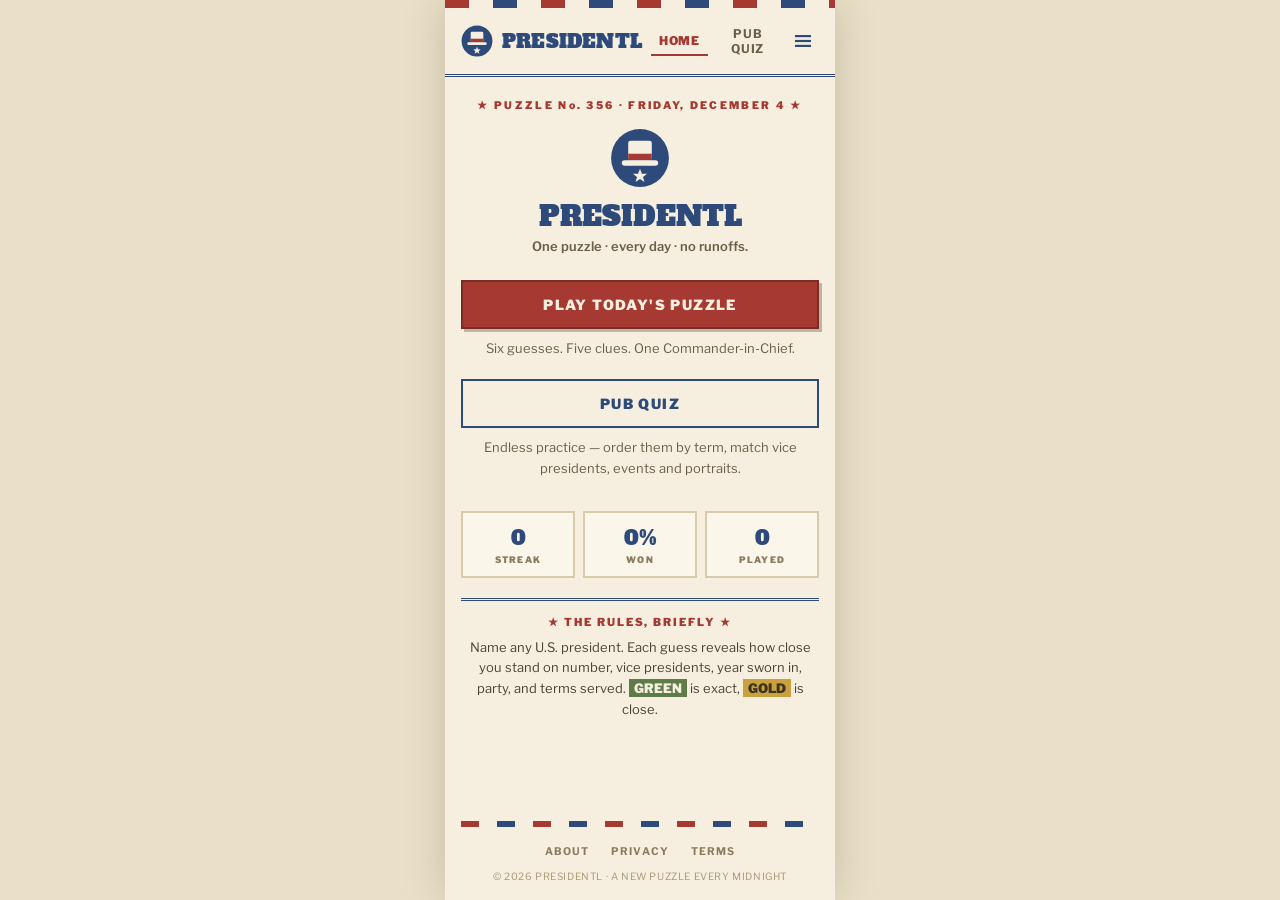
<file: index.html>
<!DOCTYPE html>
<html lang="en">
<head>
<meta charset="utf-8">
<meta name="viewport" content="width=device-width, initial-scale=1, viewport-fit=cover, maximum-scale=1, user-scalable=no">
<meta name="apple-mobile-web-app-capable" content="yes">
<meta name="apple-mobile-web-app-status-bar-style" content="black-translucent">
<meta name="apple-mobile-web-app-title" content="Presidentl">
<meta name="theme-color" content="#F6EFDF">
<title>Presidentl — the daily presidential guessing game</title>
<meta name="description" content="Guess today's U.S. president in six guesses. Each guess reveals how close you are on number, vice presidents, year sworn in, party and terms served. A new puzzle every midnight — free, no account.">
<link rel="canonical" href="https://presidentl.app/">
<meta name="author" content="Keystone Dynamic">

<link rel="icon" href="/favicon.ico" sizes="any">
<link rel="icon" type="image/png" sizes="32x32" href="/favicon-32.png">
<link rel="apple-touch-icon" href="/icon-180.png">
<link rel="manifest" href="/manifest.webmanifest">

<meta property="og:type" content="website">
<meta property="og:site_name" content="Presidentl">
<meta property="og:url" content="https://presidentl.app/">
<meta property="og:title" content="Presidentl — the daily presidential guessing game">
<meta property="og:description" content="Six guesses. Five clues. One Commander-in-Chief. A new puzzle every midnight — free, no account.">
<meta property="og:image" content="https://presidentl.app/og.png">
<meta property="og:image:width" content="1200">
<meta property="og:image:height" content="630">
<meta property="og:image:alt" content="Presidentl — guess today's president">
<meta name="twitter:card" content="summary_large_image">
<meta name="twitter:title" content="Presidentl — the daily presidential guessing game">
<meta name="twitter:description" content="Six guesses. Five clues. One Commander-in-Chief. A new puzzle every midnight.">
<meta name="twitter:image" content="https://presidentl.app/og.png">
<link rel="preconnect" href="https://fonts.googleapis.com">
<link rel="preconnect" href="https://fonts.gstatic.com" crossorigin>
<link href="https://fonts.googleapis.com/css2?family=Alfa+Slab+One&family=Libre+Franklin:wght@400;600;700;900&display=swap" rel="stylesheet">
<style>
  :root{
    --paper:#F6EFDF; --paper-2:#FBF6EA; --paper-3:#EAE0C8;
    --blue:#2E4A7A; --red:#A63A32; --red-dk:#7C2B25;
    --gold:#C9A23F; --green:#5E7C4A;
    --ink:#3D3320; --ink-2:#4A4232; --ink-3:#6B5E48; --ink-4:#8A7B5C; --ink-5:#A99A78;
    --rule:#D8CBAC;
    --display:'Alfa Slab One', Georgia, serif;
    --text:'Libre Franklin', -apple-system, BlinkMacSystemFont, 'Segoe UI', Roboto, Helvetica, Arial, sans-serif;
    --safe-bot:env(safe-area-inset-bottom);
  }
  *{box-sizing:border-box; -webkit-tap-highlight-color:transparent;}
  html,body{margin:0;min-height:100%;}
  body{font-family:var(--text);background:var(--paper-3);color:var(--ink-2);
    touch-action:manipulation;-webkit-font-smoothing:antialiased;}
  #app{max-width:390px;margin:0 auto;min-height:100vh;background:var(--paper);
    display:flex;flex-direction:column;box-shadow:0 0 40px rgba(61,51,32,.2);}
  a{color:var(--blue);} a:hover{color:var(--red);}

  /* Chrome */
  .bunting{height:8px;flex:none;
    background:repeating-linear-gradient(90deg,var(--red) 0 24px,var(--paper) 24px 48px,var(--blue) 48px 72px,var(--paper) 72px 96px);}
  .bunting.sm{height:6px;margin-bottom:14px;
    background:repeating-linear-gradient(90deg,var(--red) 0 18px,var(--paper) 18px 36px,var(--blue) 36px 54px,var(--paper) 54px 72px);}
  .hdr{display:flex;align-items:center;gap:9px;padding:12px 16px;border-bottom:3px double var(--blue);position:relative;}
  .wordmark{font-family:var(--display);font-size:19px;color:var(--blue);letter-spacing:.01em;font-weight:400;}
  .tabs{display:flex;gap:2px;margin-left:auto;align-items:center;}
  .tab{font-size:12px;font-weight:700;letter-spacing:.06em;color:var(--ink-3);padding:6px 8px;
    background:none;border:none;cursor:pointer;font-family:var(--text);}
  .tab.active{color:var(--red);font-weight:900;border-bottom:2px solid var(--red);}
  .burger{width:34px;height:34px;display:grid;place-items:center;background:none;border:none;cursor:pointer;padding:0;}
  .menu{position:absolute;top:calc(100% + 8px);right:12px;background:var(--paper-2);border:2px solid var(--blue);
    box-shadow:4px 4px 0 rgba(46,74,122,.25);padding:4px;display:flex;flex-direction:column;min-width:150px;z-index:30;}
  .menu button{font-size:12px;font-weight:700;letter-spacing:.08em;color:var(--blue);padding:12px;min-height:44px;
    border:none;background:none;text-align:left;border-bottom:1px dashed var(--rule);cursor:pointer;font-family:var(--text);}
  .menu button:last-child{border-bottom:none;}

  /* Masthead */
  .masthead{text-align:center;padding:22px 20px 4px;}
  .kicker{font-size:10.5px;font-weight:900;letter-spacing:.22em;color:var(--red);}
  .hero{font-family:var(--display);font-size:26px;color:var(--blue);margin-top:6px;line-height:1.15;font-weight:400;}
  .tagline{font-size:13px;font-weight:600;color:var(--ink-3);margin-top:6px;}
  h1{font-family:var(--display);font-size:26px;color:var(--blue);margin:.15em 0;font-weight:400;line-height:1.2;}
  h2{font-family:var(--display);font-size:20px;color:var(--blue);margin:.15em 0 .3em;font-weight:400;}
  .muted{color:var(--ink-3);font-size:13px;line-height:1.6;}
  .center{text-align:center;} .hide{display:none!important;}
  .sect{padding:16px;}
  .stripe{border-top:3px double var(--blue);margin:16px 0;}
  .grid{display:grid;gap:10px;}
  .prose{font-size:13px;color:var(--ink-2);line-height:1.7;}
  .prose p{margin:0 0 12px;}

  /* Board */
  .board{padding:16px 16px 8px;display:flex;flex-direction:column;gap:6px;}
  .cells{display:grid;grid-template-columns:repeat(5,1fr);gap:5px;}
  .cells.labels>div{font-size:9px;font-weight:900;letter-spacing:.1em;color:var(--ink-4);text-align:center;}
  .cell{height:44px;display:grid;place-items:center;font-weight:900;font-size:12px;line-height:1.1;
    background:var(--paper-3);color:var(--ink-4);animation:flip .35s ease both;text-align:center;padding:2px;}
  .cell.g{background:var(--green);color:var(--paper);}
  .cell.y{background:var(--gold);color:var(--ink);}
  .cell.n{background:var(--paper-3);color:var(--ink-4);}
  .cellEmpty{height:44px;border:1.5px dashed var(--rule);}
  @keyframes flip{from{transform:rotateX(-90deg);opacity:0}to{transform:rotateX(0);opacity:1}}
  .guessRow{border:2px solid var(--blue);background:var(--paper-2);padding:8px;box-shadow:3px 3px 0 rgba(46,74,122,.15);}
  .gName{display:flex;align-items:center;gap:8px;margin-bottom:7px;font-size:13px;font-weight:900;
    color:var(--ink);letter-spacing:.03em;text-transform:uppercase;}
  .gName .num{margin-left:auto;font-size:11px;font-weight:700;color:var(--ink-4);text-transform:none;}

  /* Portraits — square, letterpress framed */
  .avatar{flex:none;border:1.5px solid var(--blue);background-color:var(--paper-3);
    background-size:cover;background-position:center top;display:grid;place-items:center;
    color:var(--blue);font-family:var(--display);overflow:hidden;}
  .avatar span{font-size:11px;font-weight:400;}
  .avatar.big{width:150px;height:150px;margin:8px auto;border:2px solid var(--blue);}
  .avatar.big span{font-size:44px;}

  /* Input */
  .searchWrap{position:relative;padding:8px 16px 4px;}
  .searchInput{width:100%;padding:14px 12px;border:2px solid var(--blue);background:var(--paper-2);
    color:var(--ink);font-size:16px;font-weight:700;font-family:var(--text);outline:none;}
  .searchInput::placeholder{color:var(--ink-5);}
  .searchInput:focus{border-color:var(--red);}
  .sugg{position:absolute;left:16px;right:16px;top:calc(100% - 4px);background:var(--paper-2);
    border:2px solid var(--blue);box-shadow:4px 4px 0 rgba(46,74,122,.25);max-height:250px;overflow:auto;z-index:25;}
  .sugg button{width:100%;text-align:left;background:none;border:none;border-bottom:1px dashed var(--rule);
    color:var(--ink);padding:10px 12px;font-size:14px;font-weight:700;display:flex;align-items:center;gap:9px;
    font-family:var(--text);min-height:44px;cursor:pointer;}
  .sugg button:last-child{border-bottom:none;}

  /* Buttons */
  .btn{width:100%;background:var(--red);color:var(--paper);border:2px solid var(--red-dk);padding:14px;
    text-align:center;font-weight:900;font-size:14px;letter-spacing:.1em;text-transform:uppercase;
    box-shadow:3px 3px 0 rgba(61,51,32,.3);cursor:pointer;font-family:var(--text);min-height:48px;}
  .btn:active{transform:translate(2px,2px);box-shadow:none;}
  .btn.secondary{background:transparent;border:2px solid var(--blue);color:var(--blue);box-shadow:none;}
  .btn:disabled{opacity:.45;}

  /* Stat pills */
  .row{display:flex;gap:8px;padding:16px 16px 4px;}
  .pill{flex:1;border:2px solid var(--rule);background:var(--paper-2);padding:11px 8px;text-align:center;}
  .pill b{display:block;font-family:var(--display);font-size:20px;color:var(--blue);font-weight:400;}
  .pill span{display:block;font-size:9px;font-weight:900;letter-spacing:.12em;color:var(--ink-4);margin-top:2px;}

  /* Quiz */
  .prompt{font-family:var(--display);font-size:18px;color:var(--blue);margin:4px 0 6px;line-height:1.3;font-weight:400;}
  .subprompt{font-size:9.5px;font-weight:900;letter-spacing:.18em;color:var(--red);text-transform:uppercase;margin-bottom:12px;}
  .opts{display:grid;gap:8px;}
  .opt{width:100%;text-align:left;background:var(--paper-2);border:2px solid var(--blue);color:var(--ink);
    padding:13px;font-size:14px;font-weight:700;cursor:pointer;font-family:var(--text);min-height:48px;
    box-shadow:2px 2px 0 rgba(46,74,122,.12);}
  .opt:active{transform:translate(2px,2px);box-shadow:none;}
  .opt.correct{background:var(--green);color:var(--paper);border-color:#47603a;}
  .opt.wrong{background:var(--red);color:var(--paper);border-color:var(--red-dk);}
  .opt.dim{opacity:.4;}
  .card{border:2px solid var(--blue);background:var(--paper-2);padding:14px;margin:16px;
    box-shadow:3px 3px 0 rgba(46,74,122,.15);}
  .fact{border:2px solid var(--rule);background:var(--paper-2);padding:11px;font-size:12.5px;color:var(--ink-2);
    line-height:1.55;margin-top:10px;}
  .fact b{color:var(--ink);font-weight:900;}
  .result-big{font-family:var(--display);font-size:44px;color:var(--blue);text-align:center;font-weight:400;}
  .progress{display:flex;gap:5px;margin:0 0 12px;}
  .progress .dot{flex:1;height:5px;background:var(--rule);}
  .progress .dot.on{background:var(--red);}
  .progress .dot.done{background:var(--green);}

  /* How to play */
  .howto{margin:16px 16px 0;border-top:3px double var(--blue);padding-top:14px;}
  .howto .h{font-size:11px;font-weight:900;letter-spacing:.18em;color:var(--red);text-align:center;}
  .howto p{font-size:13px;color:var(--ink-2);line-height:1.6;margin:8px 0 0;text-align:center;}
  .chip{font-weight:900;padding:1px 5px;}
  .chip.g{background:var(--green);color:var(--paper);}
  .chip.y{background:var(--gold);color:var(--ink);}

  /* Distribution (stats) */
  .dist{display:flex;align-items:center;gap:8px;margin:5px 0;font-size:11px;font-weight:900;color:var(--ink-4);}
  .dist .bar{height:20px;background:var(--blue);color:var(--paper);display:grid;place-items:center;
    font-size:10px;font-weight:900;min-width:22px;padding:0 5px;}
  .dist .bar.hi{background:var(--red);}

  .toast{position:fixed;left:50%;bottom:calc(20px + var(--safe-bot));transform:translateX(-50%);
    background:var(--blue);color:var(--paper);border:2px solid var(--ink);padding:10px 16px;
    font-size:12px;font-weight:900;letter-spacing:.08em;text-transform:uppercase;z-index:50;opacity:0;
    transition:opacity .25s;box-shadow:3px 3px 0 rgba(61,51,32,.3);}
  .toast.show{opacity:1;}
  a.link{color:var(--blue);text-decoration:none;font-weight:900;}
  .wlink{color:inherit;text-decoration:none;border-bottom:1px dotted var(--ink-4);}
  .wmore{display:inline-block;margin-top:6px;color:var(--blue);text-decoration:none;font-weight:900;
    font-size:10.5px;letter-spacing:.08em;text-transform:uppercase;}
  .wmore:hover{color:var(--red);}
  a.avlink{display:inline-flex;text-decoration:none;flex:none;}
  .foot{padding:12px 16px 0;text-align:center;color:var(--ink-4);font-size:9.5px;font-weight:900;
    letter-spacing:.12em;text-transform:uppercase;}

  /* Mode buttons (pub quiz) */
  .mode-btn{width:100%;text-align:left;border:2px solid var(--blue);background:var(--paper-2);padding:13px;
    display:flex;align-items:center;gap:11px;cursor:pointer;box-shadow:3px 3px 0 rgba(46,74,122,.15);font-family:var(--text);}
  .mode-btn:active{transform:translate(2px,2px);box-shadow:none;}
  .mode-btn>div{font-size:13px;font-weight:900;color:var(--ink);letter-spacing:.05em;text-transform:uppercase;}
  .mode-btn small{display:block;font-weight:600;color:var(--ink-3);font-size:11.5px;margin-top:3px;
    text-transform:none;letter-spacing:0;}
  .mode-ico{width:34px;height:34px;border:1.5px solid var(--blue);background:var(--paper-3);
    display:grid;place-items:center;font-size:16px;flex:none;}
  .mode-daily{border-left:6px solid var(--red);}
  .mode-quiz{border-left:6px solid var(--blue);}

  /* Sort list (pub quiz) */
  .sortlist{list-style:none;padding:0;margin:12px 0;position:relative;}
  .sortItem{background:var(--paper-2);border:2px solid var(--blue);padding:10px;margin:6px 0;
    display:flex;align-items:center;gap:10px;font-weight:700;font-size:14px;color:var(--ink);
    touch-action:none;user-select:none;box-shadow:2px 2px 0 rgba(46,74,122,.12);}
  .sortItem .rank{width:26px;height:26px;background:var(--blue);color:var(--paper);
    display:grid;place-items:center;font-size:12px;font-weight:900;flex:none;}
  .sortItem .grip{margin-left:auto;color:var(--ink-4);font-size:16px;letter-spacing:-2px;}
  .sortItem.dragging{box-shadow:4px 4px 0 rgba(46,74,122,.3);z-index:5;}
  .sortItem.correct{border-color:var(--green);background:#e9eede;}
  .sortItem.wrong{border-color:var(--red);background:#f2e2df;}
  .sortItem .yr{color:var(--ink-4);font-weight:900;font-size:12px;}
  .seg{display:flex;border:2px solid var(--blue);margin:10px 0;}
  .seg button{flex:1;background:none;border:none;color:var(--ink-3);padding:10px;font-weight:900;font-size:12px;}
  .seg button.active{background:var(--red);color:var(--paper);}

  /* Page footer */
  .pgfoot{margin-top:auto;padding:22px 16px calc(18px + var(--safe-bot));text-align:center;}
  .pgfoot .links{display:flex;gap:14px;justify-content:center;}
  .pgfoot .links button{background:none;border:none;color:var(--ink-4);font-family:var(--text);
    font-size:10.5px;font-weight:700;letter-spacing:.1em;cursor:pointer;padding:4px;}
  .pgfoot .links button:hover{color:var(--red);}
  .pgfoot .copy{font-size:10px;color:var(--ink-5);margin-top:8px;letter-spacing:.06em;}
</style>
</head>
<body>
<div id="app"></div>
<div class="toast" id="toast"></div>

<script>
/* ============================================================
   DATA — 47 U.S. Presidents
   Cleveland counted twice (22 & 24); term = first inauguration.
   ============================================================ */
const P = [
 {n:1,name:"George Washington",start:1789,end:1797,party:"None / Federalist",vp:"John Adams",event:"Presided over the first federal government and put down the Whiskey Rebellion."},
 {n:2,name:"John Adams",start:1797,end:1801,party:"Federalist",vp:"Thomas Jefferson",event:"Signed the Alien and Sedition Acts amid the Quasi-War with France."},
 {n:3,name:"Thomas Jefferson",start:1801,end:1809,party:"Democratic-Republican",vp:"Aaron Burr; George Clinton",event:"Completed the Louisiana Purchase (1803), doubling the nation's size."},
 {n:4,name:"James Madison",start:1809,end:1817,party:"Democratic-Republican",vp:"George Clinton; Elbridge Gerry",event:"Led the country through the War of 1812."},
 {n:5,name:"James Monroe",start:1817,end:1825,party:"Democratic-Republican",vp:"Daniel D. Tompkins",event:"Issued the Monroe Doctrine (1823)."},
 {n:6,name:"John Quincy Adams",start:1825,end:1829,party:"Democratic-Republican",vp:"John C. Calhoun",event:"Won the contested 'corrupt bargain' election of 1824."},
 {n:7,name:"Andrew Jackson",start:1829,end:1837,party:"Democratic",vp:"John C. Calhoun; Martin Van Buren",event:"Signed the Indian Removal Act and fought the Bank War."},
 {n:8,name:"Martin Van Buren",start:1837,end:1841,party:"Democratic",vp:"Richard M. Johnson",event:"Presided during the Panic of 1837."},
 {n:9,name:"William Henry Harrison",start:1841,end:1841,party:"Whig",vp:"John Tyler",event:"Died of illness just 31 days into his term — the shortest presidency."},
 {n:10,name:"John Tyler",start:1841,end:1845,party:"Whig / None",vp:"—",event:"First VP to succeed to the presidency; annexed Texas."},
 {n:11,name:"James K. Polk",start:1845,end:1849,party:"Democratic",vp:"George M. Dallas",event:"Won the Mexican–American War, adding the Southwest and California."},
 {n:12,name:"Zachary Taylor",start:1849,end:1850,party:"Whig",vp:"Millard Fillmore",event:"Died in office in 1850 during the slavery-in-territories crisis."},
 {n:13,name:"Millard Fillmore",start:1850,end:1853,party:"Whig",vp:"—",event:"Signed the Compromise of 1850, including the Fugitive Slave Act."},
 {n:14,name:"Franklin Pierce",start:1853,end:1857,party:"Democratic",vp:"William R. King",event:"Signed the Kansas–Nebraska Act, reigniting the slavery conflict."},
 {n:15,name:"James Buchanan",start:1857,end:1861,party:"Democratic",vp:"John C. Breckinridge",event:"Watched Southern states begin to secede before the Civil War."},
 {n:16,name:"Abraham Lincoln",start:1861,end:1865,party:"Republican",vp:"Hannibal Hamlin; Andrew Johnson",event:"Led the Union through the Civil War and issued the Emancipation Proclamation."},
 {n:17,name:"Andrew Johnson",start:1865,end:1869,party:"National Union / Democratic",vp:"—",event:"Clashed over Reconstruction and was impeached in 1868 (acquitted by one vote)."},
 {n:18,name:"Ulysses S. Grant",start:1869,end:1877,party:"Republican",vp:"Schuyler Colfax; Henry Wilson",event:"Enforced Reconstruction and fought the Ku Klux Klan."},
 {n:19,name:"Rutherford B. Hayes",start:1877,end:1881,party:"Republican",vp:"William A. Wheeler",event:"The Compromise of 1877 ended Reconstruction and withdrew federal troops."},
 {n:20,name:"James A. Garfield",start:1881,end:1881,party:"Republican",vp:"Chester A. Arthur",event:"Assassinated months into his term in 1881."},
 {n:21,name:"Chester A. Arthur",start:1881,end:1885,party:"Republican",vp:"—",event:"Signed the Pendleton Civil Service Reform Act."},
 {n:22,name:"Grover Cleveland",start:1885,end:1889,party:"Democratic",vp:"Thomas A. Hendricks",event:"First term of the only president to serve two non-consecutive terms."},
 {n:23,name:"Benjamin Harrison",start:1889,end:1893,party:"Republican",vp:"Levi P. Morton",event:"Signed the Sherman Antitrust Act (1890)."},
 {n:24,name:"Grover Cleveland",start:1893,end:1897,party:"Democratic",vp:"Adlai Stevenson I",event:"Second, non-consecutive term; faced the Panic of 1893."},
 {n:25,name:"William McKinley",start:1897,end:1901,party:"Republican",vp:"Garret Hobart; Theodore Roosevelt",event:"Won the Spanish–American War (1898); assassinated in 1901."},
 {n:26,name:"Theodore Roosevelt",start:1901,end:1909,party:"Republican",vp:"Charles W. Fairbanks",event:"Began the Panama Canal and 'trust-busting' of monopolies."},
 {n:27,name:"William Howard Taft",start:1909,end:1913,party:"Republican",vp:"James S. Sherman",event:"Pursued 'Dollar Diplomacy' and antitrust suits; later Chief Justice."},
 {n:28,name:"Woodrow Wilson",start:1913,end:1921,party:"Democratic",vp:"Thomas R. Marshall",event:"Led the U.S. through World War I and proposed the League of Nations."},
 {n:29,name:"Warren G. Harding",start:1921,end:1923,party:"Republican",vp:"Calvin Coolidge",event:"Administration marred by the Teapot Dome scandal; died in office 1923."},
 {n:30,name:"Calvin Coolidge",start:1923,end:1929,party:"Republican",vp:"Charles G. Dawes",event:"Presided over the prosperity of the Roaring Twenties."},
 {n:31,name:"Herbert Hoover",start:1929,end:1933,party:"Republican",vp:"Charles Curtis",event:"The Great Depression began months into his term (1929)."},
 {n:32,name:"Franklin D. Roosevelt",start:1933,end:1945,party:"Democratic",vp:"John Nance Garner; Henry Wallace; Harry Truman",event:"Launched the New Deal and led the U.S. through most of World War II."},
 {n:33,name:"Harry S. Truman",start:1945,end:1953,party:"Democratic",vp:"Alben W. Barkley",event:"Ordered the atomic bombings and began the Cold War containment policy."},
 {n:34,name:"Dwight D. Eisenhower",start:1953,end:1961,party:"Republican",vp:"Richard Nixon",event:"Created the Interstate Highway System and ended the Korean War."},
 {n:35,name:"John F. Kennedy",start:1961,end:1963,party:"Democratic",vp:"Lyndon B. Johnson",event:"Navigated the Cuban Missile Crisis; assassinated in Dallas in 1963."},
 {n:36,name:"Lyndon B. Johnson",start:1963,end:1969,party:"Democratic",vp:"Hubert Humphrey",event:"Signed the Civil Rights Act and launched the Great Society."},
 {n:37,name:"Richard Nixon",start:1969,end:1974,party:"Republican",vp:"Spiro Agnew; Gerald Ford",event:"Opened relations with China; resigned in 1974 over Watergate."},
 {n:38,name:"Gerald Ford",start:1974,end:1977,party:"Republican",vp:"Nelson Rockefeller",event:"Only unelected president; pardoned Richard Nixon."},
 {n:39,name:"Jimmy Carter",start:1977,end:1981,party:"Democratic",vp:"Walter Mondale",event:"Brokered the Camp David Accords; faced the Iran hostage crisis."},
 {n:40,name:"Ronald Reagan",start:1981,end:1989,party:"Republican",vp:"George H. W. Bush",event:"Cut taxes and presided over the late Cold War thaw with the USSR."},
 {n:41,name:"George H. W. Bush",start:1989,end:1993,party:"Republican",vp:"Dan Quayle",event:"Led the Gulf War coalition as the Soviet Union collapsed."},
 {n:42,name:"Bill Clinton",start:1993,end:2001,party:"Democratic",vp:"Al Gore",event:"Presided over a 1990s economic boom; impeached in 1998 (acquitted)."},
 {n:43,name:"George W. Bush",start:2001,end:2009,party:"Republican",vp:"Dick Cheney",event:"Responded to the 9/11 attacks and launched the War on Terror."},
 {n:44,name:"Barack Obama",start:2009,end:2017,party:"Democratic",vp:"Joe Biden",event:"First Black president; signed the Affordable Care Act."},
 {n:45,name:"Donald Trump",start:2017,end:2021,party:"Republican",vp:"Mike Pence",event:"First term; the COVID-19 pandemic struck in 2020."},
 {n:46,name:"Joe Biden",start:2021,end:2025,party:"Democratic",vp:"Kamala Harris",event:"Signed the Inflation Reduction Act and major infrastructure law."},
 {n:47,name:"Donald Trump",start:2025,end:null,party:"Republican",vp:"JD Vance",event:"Returned for a second, non-consecutive term in 2025."}
];
const termLabel = p => p.end ? (p.start+"–"+p.end) : (p.start+"–present");

/* Display name — presidents who served non-consecutive terms (Cleveland 22/24,
   Trump 45/47) get a (1)/(2) suffix so their two presidencies are distinguishable.
   p.name stays clean for Wikipedia lookups and portrait matching. */
(function(){
  const counts={},seen={};
  P.forEach(p=>counts[p.name]=(counts[p.name]||0)+1);
  P.forEach(p=>{
    if(counts[p.name]>1){seen[p.name]=(seen[p.name]||0)+1;p.disp=p.name+" ("+seen[p.name]+")";}
    else p.disp=p.name;
  });
})();

/* ============================================================
   PORTRAITS
   Cascade: local images/<n>.jpg  ->  Wikipedia portrait  ->  monogram
   Runs in the user's browser (needs internet only for the Wikipedia fallback).
   ============================================================ */
const wikiThumb={}; // name -> resolved url (or null)
function initials(name){
  const parts=name.replace(/[.,]/g,"").split(" ").filter(w=>w.length>1||/[A-Z]/.test(w));
  return (parts[0][0]+parts[parts.length-1][0]).toUpperCase();
}
function loadWikiThumb(name,size){
  if(name in wikiThumb) return Promise.resolve(wikiThumb[name]);
  const url="https://en.wikipedia.org/api/rest_v1/page/summary/"+encodeURIComponent(name.replace(/ /g,"_"));
  return fetch(url).then(r=>r.json()).then(j=>{
    let src=(j.originalimage&&j.originalimage.source)||(j.thumbnail&&j.thumbnail.source)||null;
    if(src&&size){ src=src.replace(/\/\d+px-/,"/"+size+"px-"); }
    wikiThumb[name]=src; return src;
  }).catch(()=>{wikiThumb[name]=null;return null;});
}
function setBg(node,url){ node.style.backgroundImage=`url("${url}")`; const s=node.querySelector("span"); if(s)s.style.display="none"; }
// Build an avatar node; fills with a picture asynchronously, keeps monogram until/unless one loads.
function avatar(p,size,extraClass){
  const px=size||44;
  const node=el(`<div class="avatar ${extraClass||''}" style="width:${px}px;height:${px}px"><span>${initials(p.name)}</span></div>`);
  const wikiSize=Math.max(160,px*2);
  // 1) try a local file first
  const probe=new Image();
  probe.onload=()=>setBg(node,probe.src);
  probe.onerror=()=>{ loadWikiThumb(p.name,wikiSize).then(u=>{ if(u) setBg(node,u); }); };
  probe.src="images/"+p.n+".jpg";
  return node;
}
function wikiURL(p){return "https://en.wikipedia.org/wiki/"+encodeURIComponent(p.name.replace(/ /g,"_"));}
function factFace(p,html){
  const w=el(`<div class="fact" style="display:flex;gap:11px;align-items:flex-start">
    <div><div>${html}</div><a class="wmore" href="${wikiURL(p)}" target="_blank" rel="noopener">Read on Wikipedia ↗</a></div></div>`);
  const a=el(`<a class="avlink" href="${wikiURL(p)}" target="_blank" rel="noopener"></a>`);
  a.appendChild(avatar(p,46));
  w.insertBefore(a,w.firstChild);
  return w;
}

/* ============================================================
   Seeded RNG (deterministic daily)
   ============================================================ */
function xmur3(str){let h=1779033703^str.length;for(let i=0;i<str.length;i++){h=Math.imul(h^str.charCodeAt(i),3432918353);h=h<<13|h>>>19;}return function(){h=Math.imul(h^h>>>16,2246822507);h=Math.imul(h^h>>>13,3266489909);return (h^=h>>>16)>>>0;};}
function mulberry32(a){return function(){a|=0;a=a+0x6D2B79F5|0;let t=Math.imul(a^a>>>15,1|a);t=t+Math.imul(t^t>>>7,61|t)^t;return ((t^t>>>14)>>>0)/4294967296;};}
function rngFrom(seedStr){const s=xmur3(seedStr);return mulberry32(s());}
function shuffle(arr,rand){const a=arr.slice();for(let i=a.length-1;i>0;i--){const j=Math.floor(rand()*(i+1));[a[i],a[j]]=[a[j],a[i]];}return a;}
function pickN(arr,n,rand){return shuffle(arr,rand).slice(0,n);}
function sample(arr,rand){return arr[Math.floor(rand()*arr.length)];}
function todayStr(){const d=new Date();return d.getFullYear()+"-"+String(d.getMonth()+1).padStart(2,"0")+"-"+String(d.getDate()).padStart(2,"0");}

/* ============================================================
   Storage (streaks / daily completion)
   ============================================================ */
const KEY="htts_v1";
function loadState(){try{return JSON.parse(localStorage.getItem(KEY))||{};}catch(e){return {};}}
function saveState(s){try{localStorage.setItem(KEY,JSON.stringify(s));}catch(e){}}

/* ============================================================
   App shell
   ============================================================ */
const app=document.getElementById("app");
const toastEl=document.getElementById("toast");
let toastT;
function toast(msg){toastEl.textContent=msg;toastEl.classList.add("show");clearTimeout(toastT);toastT=setTimeout(()=>toastEl.classList.remove("show"),1600);}
// Returns a single element when the template has one root, otherwise a
// DocumentFragment so multi-root templates render all of their blocks.
function el(html){
  const t=document.createElement("template");
  t.innerHTML=html.trim();
  return t.content.children.length===1 ? t.content.firstElementChild : t.content;
}
function clear(){app.innerHTML="";}
/* ---------- Chrome: bunting + header + menu ---------- */
const logoSVG=(s=32)=>`<svg width="${s}" height="${s}" viewBox="0 0 28 28" style="flex:none">
  <circle cx="14" cy="14" r="13.5" fill="#2E4A7A"/>
  <rect x="8.5" y="6" width="11" height="9" rx="1" fill="#F6EFDF"/>
  <rect x="8.5" y="12" width="11" height="3" fill="#A63A32"/>
  <rect x="5.5" y="15" width="17" height="2.6" rx="1.3" fill="#F6EFDF"/>
  <path d="M14 19 L14.9 21.3 L17.3 21.4 L15.4 22.9 L16.1 25.2 L14 23.8 L11.9 25.2 L12.6 22.9 L10.7 21.4 L13.1 21.3 Z" fill="#F6EFDF"/>
</svg>`;
const LOGO=logoSVG(32);
function header(active){
  return `<div>
    <div class="bunting"></div>
    <div class="hdr">
      ${LOGO}
      <span class="wordmark">PRESIDENTL</span>
      <div class="tabs">
        <button class="tab ${active==='home'?'active':''}" onclick="navTo('/')">HOME</button>
        <button class="tab ${active==='quiz'?'active':''}" onclick="navTo('/quiz')">PUB QUIZ</button>
        <button class="burger" onclick="toggleMenu()" aria-label="Menu">
          <svg width="16" height="12" viewBox="0 0 16 12">
            <rect width="16" height="2.2" fill="#2E4A7A"/><rect y="4.9" width="16" height="2.2" fill="#2E4A7A"/><rect y="9.8" width="16" height="2.2" fill="#2E4A7A"/>
          </svg>
        </button>
      </div>
      <div class="menu hide" id="menu">
        <button onclick="navTo('/stats')">STATS</button>
        <button onclick="navTo('/about')">ABOUT</button>
        <button onclick="navTo('/privacy')">PRIVACY</button>
        <button onclick="navTo('/terms')">TERMS</button>
        <button onclick="navTo('/more')">MORE GAMES</button>
      </div>
    </div>
  </div>`;
}
function toggleMenu(){const m=document.getElementById("menu");if(m)m.classList.toggle("hide");}
function pageFoot(){
  return `<div class="pgfoot">
    <div class="bunting sm"></div>
    <div class="links">
      <button onclick="navTo('/about')">ABOUT</button><button onclick="navTo('/privacy')">PRIVACY</button><button onclick="navTo('/terms')">TERMS</button>
    </div>
    <div class="copy">© 2026 PRESIDENTL · A NEW PUZZLE EVERY MIDNIGHT</div>
  </div>`;
}
function endPage(){app.appendChild(el(pageFoot()));}
/* Puzzle number — epoch chosen so 15 Jul 2026 = No. 213 */
function puzzleNo(){
  const epoch=new Date(2025,11,13);
  const d=new Date();
  return Math.floor((new Date(d.getFullYear(),d.getMonth(),d.getDate())-epoch)/86400000);
}
function longDate(){
  return new Date().toLocaleDateString('en-US',{weekday:'long',month:'long',day:'numeric'}).toUpperCase();
}

/* ---------------- HOME = the lobby ---------------- */
function Home(){
  clear();
  app.appendChild(el(header('home')));
  const st=loadState();
  const done = st.dailyDone===todayStr();
  const g=st.dailyGame;
  const solved = done && g && g.date===todayStr() && g.win;
  const played=st.played||0, wins=st.wins||0, pct=played?Math.round(wins/played*100):0;
  app.appendChild(el(`
    <div class="masthead" style="padding-bottom:10px">
      <div class="kicker">★ PUZZLE No. ${puzzleNo()} · ${longDate()} ★</div>
      <div style="margin:16px 0 8px">${logoSVG(60)}</div>
      <div class="hero" style="font-size:28px">PRESIDENTL</div>
      <div class="tagline">One puzzle · every day · no runoffs.</div>
    </div>
    <div class="sect">
      <button class="btn" onclick="navTo('/play')">${done?"See today's result":"Play today's puzzle"}</button>
      <p class="muted center" style="margin:9px 0 20px">
        ${done ? (solved ? `★ Solved in ${g.guesses.length}/${MAX_GUESSES} · next puzzle at midnight ★`
                         : "★ Today's puzzle is closed · next one at midnight ★")
               : "Six guesses. Five clues. One Commander-in-Chief."}
      </p>
      <button class="btn secondary" onclick="navTo('/quiz')">Pub quiz</button>
      <p class="muted center" style="margin:9px 0 0">Endless practice — order them by term, match vice presidents, events and portraits.</p>
    </div>
    <div class="row">
      <div class="pill"><b>${st.streak||0}</b><span>STREAK</span></div>
      <div class="pill"><b>${pct}%</b><span>WON</span></div>
      <div class="pill"><b>${played}</b><span>PLAYED</span></div>
    </div>
    <div class="howto">
      <div class="h">★ THE RULES, BRIEFLY ★</div>
      <p>Name any U.S. president. Each guess reveals how close you stand on number, vice presidents, year sworn in, party, and terms served.
      <span class="chip g">GREEN</span> is exact, <span class="chip y">GOLD</span> is close.</p>
    </div>
  `));
  endPage();
}

/* ---------------- STATS ---------------- */
function Stats(){
  clear();
  app.appendChild(el(header()));
  const st=loadState();
  const played=st.played||0, wins=st.wins||0;
  const pct=played?Math.round(wins/played*100):0;
  const dist=st.dist||{};
  const max=Math.max(1,...Object.values(dist));
  let bars="";
  for(let i=1;i<=MAX_GUESSES;i++){
    const v=dist[i]||0;
    const w=Math.max(8,Math.round(v/max*100));
    bars+=`<div class="dist"><span style="width:10px">${i}</span>
      <div class="bar ${v&&v===max?'hi':''}" style="width:${w}%">${v}</div></div>`;
  }
  app.appendChild(el(`
    <div class="masthead">
      <div class="kicker">★ THE RECORD ★</div>
      <div class="hero">YOUR STATS</div>
      <div class="tagline">Every puzzle, every streak, tallied.</div>
    </div>
    <div class="row">
      <div class="pill"><b>${st.streak||0}</b><span>STREAK</span></div>
      <div class="pill"><b>${st.best||0}</b><span>BEST</span></div>
      <div class="pill"><b>${pct}%</b><span>WON</span></div>
      <div class="pill"><b>${played}</b><span>PLAYED</span></div>
    </div>
    <div class="howto">
      <div class="h">★ GUESS DISTRIBUTION ★</div>
      <div style="padding:10px 0 0">${bars}</div>
    </div>
    <div class="sect">
      <button class="btn" onclick="navTo('/play')">Back to today's puzzle</button>
      <div style="height:10px"></div>
      <button class="btn secondary" onclick="navTo('/')">Back to home</button>
    </div>
  `));
  endPage();
}

/* ---------------- STATIC PAGES ---------------- */
function staticPage(kicker,title,bodyHTML){
  clear();
  app.appendChild(el(header()));
  app.appendChild(el(`
    <div class="masthead">
      <div class="kicker">★ ${kicker} ★</div>
      <div class="hero">${title}</div>
    </div>
    <div class="sect prose">${bodyHTML}
      <div class="stripe"></div>
      <button class="btn secondary" onclick="navTo('/')">Back to home</button>
    </div>
  `));
  endPage();
}
function About(){
  staticPage("THE PLATFORM","ABOUT",`
    <p><b>Presidentl</b> is a daily puzzle about the 47 presidencies of the United States. One puzzle · every day · no runoffs.</p>
    <p>Each day at midnight a new Commander-in-Chief takes office in secret. You have six guesses. Every guess you cast reveals how close you stand on five measures: their number in the line of succession, how many vice presidents served under them, the year they were sworn in, their party, and how many terms they held.</p>
    <p>Green is exact. Gold is close. Arrows point you toward the answer.</p>
    <p>Fancy a longer session? The <b>Pub Quiz</b> in the menu runs endlessly — order them by term, match vice presidents and events, or name the portrait.</p>
    <p>Portraits are public-domain works. Presidential facts are drawn from the historical record; every president links out to their full biography.</p>`);
}
function MoreGames(){
  clear();
  app.appendChild(el(header()));
  app.appendChild(el(`
    <div class="masthead">
      <div class="kicker">★ THE TICKET ★</div>
      <div class="hero">MORE GAMES</div>
      <div class="tagline">Other daily puzzles worth your midnight.</div>
    </div>
    <div class="sect">
      <a href="https://orbil.app" target="_blank" rel="noopener" style="text-decoration:none;display:block">
        <div class="mode-btn mode-daily" style="align-items:flex-start">
          <div class="mode-ico">🌍</div>
          <div>Orbil — the daily globe game
            <small>A country lights up on a spinning 3D globe — can you name it? Five countries a day, one per continent, the same for everyone. Free, no account.</small>
          </div>
        </div>
      </a>
      <div class="stripe"></div>
      <button class="btn secondary" onclick="navTo('/')">Back to home</button>
    </div>
  `));
  endPage();
}
function Privacy(){
  staticPage("THE FINE PRINT","PRIVACY",`
    <p>Presidentl collects nothing. There is no account, no sign-up, no tracking pixel, and no advertising.</p>
    <p>Your streak, your record, and today's progress are stored only in your own browser, on your own device, using local storage. We never see them. Clear your browser data and they are gone for good — there is no copy on any server.</p>
    <p>Portrait images may load from Wikipedia when a local copy isn't bundled. Those requests go to Wikimedia and are governed by their privacy policy.</p>
    <p>No cookies are set. No data is sold, because none is gathered.</p>`);
}
function Terms(){
  staticPage("THE FINE PRINT","TERMS",`
    <p>Presidentl is offered for entertainment and education, free of charge, with no warranty of any kind.</p>
    <p>We aim to be accurate about the historical record, but we make no guarantee of it. If you spot an error, we would genuinely like to hear about it — and we reserve the right to be humbled.</p>
    <p>Presidential portraits are public-domain works of the United States government or otherwise free of known restriction. Biographical links point to Wikipedia, which carries its own terms.</p>
    <p>Play fairly, argue about the Cleveland numbering, and don't wager the farm on it.</p>`);
}

/* ============================================================
   SORT COMPONENT (pointer-based drag reorder, touch-friendly)
   ============================================================ */
function makeSortList(items, container){
  // items: array of president objects in the (shuffled) starting order
  let order=items.slice();
  const list=el('<ul class="sortlist"></ul>');
  container.appendChild(list);

  function render(){
    list.innerHTML="";
    order.forEach((p,i)=>{
      const li=el(`<li class="sortItem" data-n="${p.n}">
        <div class="rank">${i+1}</div>
        <div>${p.disp}</div>
        <div class="grip">≡</div>
      </li>`);
      li.insertBefore(avatar(p,34),li.children[1]);
      list.appendChild(li);
    });
  }
  render();

  // Pointer drag logic (pointer events cover mouse + touch)
  //
  // The dragged row is offset with translateY(curY - startY). When we reorder it
  // in the DOM its *layout* position jumps by a row height, and since the
  // transform is relative to that new position the row visually leaps — which
  // immediately satisfies the next swap test, cascading it to one end of the
  // list. Fix: after every reorder, re-baseline startY by however far the row
  // just moved, so it stays visually still and only one swap happens per crossing.
  let dragEl=null,startY=0,curY=0;
  function onDown(e){
    if(e.button!==undefined && e.button!==0) return; // primary button only
    const target=e.target.closest(".sortItem");
    if(!target || !list.contains(target)) return;
    dragEl=target;
    startY=curY=e.clientY;
    dragEl.classList.add("dragging");
    dragEl.style.position="relative";
    dragEl.style.zIndex="10";
    dragEl.style.transform="translateY(0px)";
    document.addEventListener("pointermove",onMove,{passive:false});
    document.addEventListener("pointerup",onUp);
    document.addEventListener("pointercancel",onUp);
    e.preventDefault();
  }
  function moveTo(sib,after){
    const before=dragEl.getBoundingClientRect().top;
    list.insertBefore(dragEl, after ? sib.nextSibling : sib);
    const now=dragEl.getBoundingClientRect().top;
    startY += (now-before);            // compensate the layout jump
    dragEl.style.transform=`translateY(${curY-startY}px)`;
    reindex();
  }
  function onMove(e){
    if(!dragEl) return;
    e.preventDefault();
    curY=e.clientY;
    dragEl.style.transform=`translateY(${curY-startY}px)`;
    const dr=dragEl.getBoundingClientRect();
    const dragMid=dr.top+dr.height/2;
    for(const s of [...list.children]){
      if(s===dragEl) continue;
      const r=s.getBoundingClientRect();
      const mid=r.top+r.height/2;
      // DOCUMENT_POSITION_FOLLOWING => dragEl comes after s, i.e. s sits above
      const sAbove=!!(s.compareDocumentPosition(dragEl)&Node.DOCUMENT_POSITION_FOLLOWING);
      if(sAbove && dragMid<mid){ moveTo(s,false); break; }
      if(!sAbove && dragMid>mid){ moveTo(s,true);  break; }
    }
  }
  function reindex(){
    [...list.children].forEach((c,i)=>{c.querySelector(".rank").textContent=i+1;});
  }
  function onUp(){
    if(!dragEl) return;
    dragEl.classList.remove("dragging");
    dragEl.style.transform="";dragEl.style.position="";dragEl.style.zIndex="";
    dragEl=null;
    document.removeEventListener("pointermove",onMove);
    document.removeEventListener("pointerup",onUp);
    document.removeEventListener("pointercancel",onUp);
    // update order from DOM
    order=[...list.children].map(c=>P.find(p=>p.n==c.dataset.n));
  }
  list.addEventListener("pointerdown",onDown);

  return {
    getOrder:()=>[...list.children].map(c=>P.find(p=>p.n==c.dataset.n)),
    lock:(correctOrder)=>{
      [...list.children].forEach((c,i)=>{
        const n=+c.dataset.n;
        const ok=correctOrder[i].n===n;
        c.classList.add(ok?"correct":"wrong");
        const yr=P.find(p=>p.n===n);
        c.querySelector(".grip").outerHTML=`<div class="yr">${yr.start}</div>`;
      });
      list.style.pointerEvents="none";
    }
  };
}

/* ============================================================
   DAILY MODE — Guess the President (Wordle / Poeltl style)
   Columns:  #  ·  VP  ·  Year  ·  Party  ·  Terms
   ============================================================ */
const MAX_GUESSES=6;
// Number of 4-year terms each president served in (a partial term counts as 1).
const TERMS={1:2,2:1,3:2,4:2,5:2,6:1,7:2,8:1,9:1,10:1,11:1,12:1,13:1,14:1,15:1,16:2,17:1,18:2,19:1,20:1,21:1,22:1,23:1,24:1,25:2,26:2,27:1,28:2,29:1,30:2,31:1,32:4,33:2,34:2,35:1,36:2,37:2,38:1,39:1,40:2,41:1,42:2,43:2,44:2,45:1,46:1,47:1};
P.forEach(p=>p.terms=TERMS[p.n]);

function partyShort(s){
  if(/Democratic-Rep/i.test(s))return "Dem-Rep";
  if(/Democratic/i.test(s))return "Dem";
  if(/Republican/i.test(s))return "Rep";
  if(/Whig/i.test(s))return "Whig";
  if(/Federalist/i.test(s))return "Fed";
  if(/Union/i.test(s))return "Union";
  return "None";
}
function partyKey(s){
  if(/Democratic-Rep/i.test(s))return "DR";
  if(/Democratic/i.test(s))return "D";
  if(/Republican/i.test(s))return "R";
  if(/Whig/i.test(s))return "W";
  if(/Federalist/i.test(s))return "F";
  if(/Union/i.test(s))return "D";
  return "O";
}
function vpSet(p){return p.vp==="—"?[]:p.vp.split(";").map(s=>s.trim());}
function vpLast(p){const s=vpSet(p);if(!s.length)return "—";const w=s[0].split(" ");return w[w.length-1];}

function Daily(){
  const rand=rngFrom("potus-daily-"+todayStr());
  const target=sample(P,rand);
  const saved=loadState().dailyGame;
  const resume = saved && saved.date===todayStr();
  const guesses = resume ? saved.guesses.slice() : [];
  let done = resume ? saved.done : false;
  let win  = resume ? saved.win  : false;

  const fmt=d=>d.getFullYear()+"-"+String(d.getMonth()+1).padStart(2,"0")+"-"+String(d.getDate()).padStart(2,"0");
  function save(){
    const s=loadState();
    const already = s.dailyGame && s.dailyGame.date===todayStr() && s.dailyGame.done;
    s.dailyGame={date:todayStr(),guesses:guesses.slice(),done,win};
    if(done) s.dailyDone=todayStr();
    if(done && !already){
      s.played=(s.played||0)+1;
      if(win){
        const y=new Date();y.setDate(y.getDate()-1);
        s.streak=(s.lastSolved===fmt(y))?(s.streak||0)+1:1;
        s.lastSolved=todayStr();
        s.best=Math.max(s.best||0,s.streak);
        s.wins=(s.wins||0)+1;
        s.dist=s.dist||{};
        s.dist[guesses.length]=(s.dist[guesses.length]||0)+1;
      } else { s.streak=0; }
    }
    saveState(s);
  }

  // compare a guess to the target -> 5 cells (#, VP, Year, Party, Terms)
  function cellsFor(g){
    const num=(gv,tv,r)=>({cls:gv===tv?"g":(Math.abs(gv-tv)<=r?"y":"n"),arw:gv===tv?"":(tv>gv?"↑":"↓"),val:gv});
    const pMatch=partyKey(g.party)===partyKey(target.party);
    return [
      Object.assign(num(g.n,target.n,5),{lab:"#"}),
      Object.assign(num(vpSet(g).length,vpSet(target).length,1),{lab:"VPs"}),
      Object.assign(num(g.start,target.start,20),{lab:"Year"}),
      {cls:pMatch?"g":"n",arw:"",val:partyShort(g.party).toUpperCase(),lab:"Party"},
      Object.assign(num(g.terms,target.terms,1),{lab:"Terms"})
    ];
  }

  function submit(n){
    if(done||guesses.includes(n))return;
    guesses.push(n);
    if(n===target.n){done=true;win=true;}
    else if(guesses.length>=MAX_GUESSES){done=true;win=false;}
    save();render();
    if(done)setTimeout(()=>toast(win?"Solved! 🎖️":"Out of guesses"),60);
  }

  function renderInput(){
    let pending=null;
    const w=el(`<div class="searchWrap">
      <input class="searchInput" id="gi" placeholder="Name your candidate…" autocomplete="off" autocapitalize="words" autocorrect="off">
      <div class="sugg hide" id="sg"></div></div>`);
    app.appendChild(w);
    const castWrap=el(`<div style="padding:6px 16px 4px"></div>`);
    const cast=el(`<button class="btn">Cast your guess</button>`);
    castWrap.appendChild(cast); app.appendChild(castWrap);
    const inp=w.querySelector("#gi"), sg=w.querySelector("#sg");
    function hideSugg(){sg.classList.add("hide");}
    inp.addEventListener("input",()=>{
      pending=null;
      const q=inp.value.trim().toLowerCase();
      sg.innerHTML="";
      if(!q){hideSugg();return;}
      const matches=P.filter(p=>!guesses.includes(p.n)&&p.name.toLowerCase().includes(q)).slice(0,8);
      if(!matches.length){hideSugg();return;}
      matches.forEach(p=>{
        const b=el(`<button data-n="${p.n}"><b>${p.disp}</b>&nbsp;<span style="color:var(--ink-4);font-weight:700;font-size:11px">No.${p.n} · ${termLabel(p)}</span></button>`);
        b.insertBefore(avatar(p,26),b.firstChild);
        b.onclick=()=>{inp.value=p.disp;pending=p.n;hideSugg();};
        sg.appendChild(b);
      });
      sg.classList.remove("hide");
    });
    cast.onclick=()=>{
      if(pending!==null){submit(pending);return;}
      const q=inp.value.trim().toLowerCase();
      if(!q){toast("Name a candidate first");inp.focus();return;}
      const pool=P.filter(p=>!guesses.includes(p.n));
      let m=pool.filter(p=>p.disp.toLowerCase()===q);
      if(m.length!==1) m=pool.filter(p=>p.name.toLowerCase()===q);
      if(m.length!==1) m=pool.filter(p=>p.name.toLowerCase().includes(q));
      if(m.length===1) submit(m[0].n);
      else if(m.length===0) toast("No such president");
      else toast("Pick one from the list");
    };
  }

  function shareG(){
    const rows=guesses.map(n=>cellsFor(P.find(p=>p.n===n)).map(c=>c.cls==="g"?"🟩":c.cls==="y"?"🟨":"⬜").join("")).join("\n");
    const txt=`PRESIDENTL No. ${puzzleNo()}\n${win?guesses.length:"X"}/${MAX_GUESSES}\n`+rows;
    if(navigator.share)navigator.share({text:txt}).catch(()=>{});
    else{navigator.clipboard?.writeText(txt);toast("Result copied");}
  }

  function renderEnd(){
    const box=el(`<div class="sect">
      <div class="center">
        ${win?`<div class="kicker">★ ELECTED IN ${guesses.length} ★</div><div class="result-big">${guesses.length}/${MAX_GUESSES}</div>`
             :`<div class="kicker">★ NO CONFIRMATION ★</div><p class="muted" style="margin:6px 0 0">Out of guesses. Today's president was:</p>`}
      </div>
    </div>`);
    app.appendChild(box);
    const inner=box.querySelector(".center");
    inner.parentNode.appendChild(factFace(target,`<b>${target.disp.toUpperCase()}</b> — No. ${target.n} · ${termLabel(target)} · ${partyShort(target.party)} · ${target.terms} term${target.terms>1?'s':''}. ${target.event}`));
    const share=el('<button class="btn" style="margin-top:12px">Share result</button>');share.onclick=shareG;
    box.appendChild(share);
    const st=el('<button class="btn secondary" style="margin-top:10px">See your stats</button>');st.onclick=()=>navTo('/stats');
    box.appendChild(st);
    const hm=el('<button class="btn secondary" style="margin-top:10px">Back to home</button>');hm.onclick=()=>navTo('/');
    box.appendChild(hm);
  }

  function render(){
    clear();
    app.appendChild(el(header()));
    app.appendChild(el(`<div class="masthead">
      <div class="kicker">★ PUZZLE No. ${puzzleNo()} · ${longDate()} ★</div>
      <div class="hero">GUESS TODAY'S<br>PRESIDENT</div>
      <div class="tagline">Six guesses. Five clues. One Commander-in-Chief.</div>
    </div>`));
    const board=el(`<div class="board">
      <div class="cells labels"><div>No.</div><div>VPs</div><div>YEAR</div><div>PARTY</div><div>TERMS</div></div>
    </div>`);
    app.appendChild(board);
    guesses.forEach((n,i)=>{
      const g=P.find(p=>p.n===n);
      const row=el(`<div class="guessRow">
        <div class="gName"><a class="wlink" href="${wikiURL(g)}" target="_blank" rel="noopener">${g.disp}</a><span class="num">${i+1}/${MAX_GUESSES}</span></div>
        <div class="cells"></div></div>`);
      const nameEl=row.querySelector(".gName");
      const al=el(`<a class="avlink" href="${wikiURL(g)}" target="_blank" rel="noopener"></a>`);
      al.appendChild(avatar(g,30));
      nameEl.insertBefore(al,nameEl.firstChild);
      const ce=row.querySelector(".cells");
      cellsFor(g).forEach((c,ci)=>ce.appendChild(el(
        `<div class="cell ${c.cls}" style="animation-delay:${ci*60}ms">${c.val}${c.arw}</div>`)));
      board.appendChild(row);
    });
    for(let i=guesses.length;i<MAX_GUESSES;i++){
      board.appendChild(el(`<div class="cells">${'<div class="cellEmpty"></div>'.repeat(5)}</div>`));
    }
    if(done) renderEnd(); else renderInput();
    const s=loadState();
    const played=s.played||0, wins=s.wins||0, pct=played?Math.round(wins/played*100):0;
    app.appendChild(el(`<div class="row">
      <div class="pill"><b>${s.streak||0}</b><span>STREAK</span></div>
      <div class="pill"><b>${pct}%</b><span>WON</span></div>
      <div class="pill"><b>${played}</b><span>PLAYED</span></div>
    </div>`));
    app.appendChild(el(`<div class="howto">
      <div class="h">★ HOW TO PLAY ★</div>
      <p>Name any U.S. president. Each guess reveals how close you are on number, vice presidents, year sworn in, party, and terms served.
      <span class="chip g">GREEN</span> is exact, <span class="chip y">GOLD</span> is close, and arrows point the way.</p>
    </div>`));
    endPage();
  }

  render();
}


/* ============================================================
   PUB QUIZ MODE
   ============================================================ */
/* Difficulty. The real lever isn't the number of options — it's how close the
   wrong answers sit to the right one. Easy pulls distractors from far-flung
   eras; hard pulls the target's nearest neighbours in number, era and party. */
const DIFF={
  easy:  {opts:3, sort:5, blurb:"Three options, drawn from far-flung eras and rival parties."},
  medium:{opts:4, sort:7, blurb:"Four options, pulled from the same neighbourhood of history."},
  hard:  {opts:6, sort:9, blurb:"Six options — same era, same party, consecutive terms. No mercy."}
};
let QUIZ_DIFF=(loadState().diff)||"medium";
function setDiff(d){const s=loadState();s.diff=d;saveState(s);QUIZ_DIFF=d;QuizMenu();}

function pickDistractors(pool,t,need,getText,correctText,rand){
  // lower = more confusable with the target
  const near=p=>Math.abs(p.n-t.n)+Math.abs(p.start-t.start)/8+(partyKey(p.party)===partyKey(t.party)?0:8);
  let arr=pool.slice();
  if(QUIZ_DIFF==="hard"){
    arr.sort((a,b)=>near(a)-near(b));
    arr=shuffle(arr.slice(0,Math.max(need*2,need+2)),rand);
  }else if(QUIZ_DIFF==="easy"){
    arr.sort((a,b)=>near(b)-near(a));
    arr=shuffle(arr.slice(0,Math.max(need*3,need+4)),rand);
  }else{
    // medium: the nearer half of history — a real step between easy and hard
    arr.sort((a,b)=>near(a)-near(b));
    arr=shuffle(arr.slice(0,Math.max(need*6,Math.ceil(arr.length*0.5))),rand);
  }
  const out=[],seen=new Set([correctText]);
  const take=list=>{for(const p of list){const tx=getText(p);if(!seen.has(tx)){seen.add(tx);out.push(tx);}if(out.length>=need)return true;}return false;};
  if(!take(arr)) take(shuffle(pool,rand)); // top up if the narrow band ran dry
  return out;
}

function QuizMenu(){
  clear();app.appendChild(el(header('quiz')));
  app.appendChild(el(`
    <div class="masthead">
      <div class="kicker">★ THE BACK ROOM ★</div>
      <div class="hero">PUB QUIZ</div>
      <div class="tagline">Endless practice. No runoffs.</div>
    </div>
    <div class="sect" style="padding-bottom:0">
      <div class="h" style="font-size:11px;font-weight:900;letter-spacing:.18em;color:var(--red);text-align:center">★ DIFFICULTY ★</div>
      <div class="seg">
        <button class="${QUIZ_DIFF==='easy'?'active':''}" onclick="setDiff('easy')">EASY</button>
        <button class="${QUIZ_DIFF==='medium'?'active':''}" onclick="setDiff('medium')">MEDIUM</button>
        <button class="${QUIZ_DIFF==='hard'?'active':''}" onclick="setDiff('hard')">HARD</button>
      </div>
      <p class="muted center" style="margin:0 0 4px">${DIFF[QUIZ_DIFF].blurb}</p>
    </div>
    <div class="sect">
      <div class="grid">
        <button class="mode-btn mode-quiz" onclick="QuizRun('mixed')"><div class="mode-ico">🎲</div><div>Mixed Round<small>10 questions across every category</small></div></button>
        <button class="mode-btn mode-quiz" onclick="QuizRun('vp')"><div class="mode-ico">🤝</div><div>Match the VP<small>Name the vice president</small></div></button>
        <button class="mode-btn mode-quiz" onclick="QuizRun('event')"><div class="mode-ico">📜</div><div>Match the Event<small>Who was behind the moment?</small></div></button>
        <button class="mode-btn mode-quiz" onclick="QuizRun('term')"><div class="mode-ico">📅</div><div>Match the Term<small>Which years did they serve?</small></div></button>
        <button class="mode-btn mode-daily" onclick="PhotoQuiz()"><div class="mode-ico">🖼️</div><div>Name that President<small>Identify the portrait</small></div></button>
        <button class="mode-btn mode-daily" onclick="SortChallenge()"><div class="mode-ico">🔀</div><div>Sort Challenge<small>Order 7 presidents chronologically</small></div></button>
      </div>
      <div class="stripe"></div>
      <button class="btn secondary" onclick="navTo('/')">Back to home</button>
    </div>
  `));
  endPage();
}

function QuizRun(mode){
  const rand=rngFrom("quiz-"+mode+"-"+Date.now());
  const N=10;
  const targets=pickN(P,N,rand);
  let i=0,score=0;
  function q(){
    if(i>=targets.length){QuizResult(score,targets.length,mode);return;}
    clear();app.appendChild(el(header()));
    const dots=targets.map((_,k)=>`<div class="dot ${k<i?'done':k===i?'on':''}"></div>`).join("");
    const wrap=el(`<div class="card"><div class="progress">${dots}</div><div id="q"></div></div>`);
    app.appendChild(wrap);
    let type=mode;
    if(mode==="mixed"){type=["vp","event","term"][Math.floor(rand()*3)];}
    let t=targets[i];
    if(type==="vp"&&t.vp==="—"){t=sample(P.filter(p=>p.vp!=="—"),rand);}
    quizQuestion(wrap.querySelector("#q"),type,t,rand,ok=>{if(ok)score++;i++;q();});
    app.appendChild(el(`<p class="foot">${QUIZ_DIFF} · Question ${i+1} of ${targets.length} · Score ${score}</p>`));
    endPage();
  }
  q();
}

function quizQuestion(host,type,t,rand,done){
  let prompt,sub,correctText,getText,pool;
  if(type==="vp"){
    prompt=`Who was <b>${t.disp}'s</b> vice president?`;sub=termLabel(t);
    const fv=t.vp.split(";")[0].trim();correctText=fv;
    pool=P.filter(p=>p.vp!=="—"&&p.vp.split(";")[0].trim()!==fv);getText=p=>p.vp.split(";")[0].trim();
  }else if(type==="event"){
    prompt=`“${t.event}”`;sub="Which president?";correctText=t.disp;
    pool=P.filter(p=>p.name!==t.name);getText=p=>p.disp;
  }else{ // term
    prompt=`When did <b>${t.disp}</b> serve?`;sub="Pick the presidential term";correctText=termLabel(t);
    pool=P.filter(p=>termLabel(p)!==termLabel(t));getText=p=>termLabel(p);
  }
  const distract=pickDistractors(pool,t,DIFF[QUIZ_DIFF].opts-1,getText,correctText,rand);
  const opts=shuffle([correctText,...distract],rand);
  host.appendChild(el(`<div class="prompt">${prompt}</div><div class="subprompt">${sub}</div>`));
  const ow=el('<div class="opts"></div>');host.appendChild(ow);
  let answered=false;
  opts.forEach(o=>{
    const b=el(`<button class="opt">${o}</button>`);
    b.onclick=()=>{
      if(answered)return;answered=true;
      const ok=o===correctText;
      [...ow.children].forEach(c=>{if(c.textContent===correctText)c.classList.add("correct");else if(c===b)c.classList.add("wrong");else c.classList.add("dim");});
      toast(ok?"Correct ✓":"Nope");
      host.appendChild(factFace(t,`<b>${t.disp}</b> (No. ${t.n}, ${termLabel(t)}). ${t.event}`));
      const cont=el('<button class="btn" style="margin-top:12px">Next</button>');host.appendChild(cont);cont.onclick=()=>done(ok);
    };
    ow.appendChild(b);
  });
}

function QuizResult(score,total,mode){
  clear();app.appendChild(el(header()));
  const pct=Math.round(score/total*100);
  app.appendChild(el(`
    <div class="card center">
      <p class="muted">Pub Quiz · ${mode} · ${QUIZ_DIFF}</p>
      <div class="result-big">${score}/${total}</div>
      <p class="muted">${pct}%</p>
      <div class="stripe"></div>
      <button class="btn" onclick="QuizRun('${mode}')">Play again</button>
      <div style="height:10px"></div>
      <button class="btn secondary" onclick="navTo('/quiz')">Quiz menu</button>
      <div style="height:10px"></div>
      <button class="btn secondary" onclick="navTo('/')">Home</button>
    </div>
  `));
  endPage();
}

/* Sort Challenge — 7 presidents */
function SortChallenge(){
  const rand=rngFrom("sortchal-"+Date.now());
  const N=DIFF[QUIZ_DIFF].sort;
  let items;
  if(QUIZ_DIFF==="hard"){
    // a consecutive run — no era gaps to give the order away
    const s=Math.floor(rand()*(P.length-N));
    items=P.slice(s,s+N);
  } else items=pickN(P,N,rand);
  clear();app.appendChild(el(header('quiz')));
  const wrap=el(`<div class="card"><div class="prompt">Sort Challenge</div>
    <div class="subprompt">★ ${QUIZ_DIFF} · drag ${N} into order, earliest at top ★</div><div id="s"></div></div>`);
  app.appendChild(wrap);
  const shuffled=shuffle(items,rand);
  const sorter=makeSortList(shuffled,wrap.querySelector("#s"));
  const btn=el('<button class="btn" style="margin-top:6px">Lock in order</button>');wrap.querySelector("#s").appendChild(btn);
  btn.onclick=()=>{
    const guess=sorter.getOrder();
    const correct=items.slice().sort((a,b)=>a.start-b.start);
    let hits=0;guess.forEach((g,i)=>{if(g.n===correct[i].n)hits++;});
    sorter.lock(correct);
    btn.outerHTML=`<div class="fact center"><b>${hits}/${N}</b> correct</div>`;
    const cont=el('<button class="btn" style="margin-top:12px">Again</button>');wrap.querySelector("#s").appendChild(cont);cont.onclick=SortChallenge;
    const home=el('<button class="btn secondary" style="margin-top:10px">Quiz menu</button>');wrap.querySelector("#s").appendChild(home);home.onclick=()=>navTo('/quiz');
    toast(hits===N?"Flawless":hits>=Math.ceil(N*.7)?"Strong":"Keep practicing");
  };
  endPage();
}

/* Name that President — portrait quiz */
function PhotoQuiz(){
  const rand=rngFrom("photo-"+Date.now());
  const targets=pickN(P,10,rand);
  let i=0,score=0;
  function q(){
    if(i>=targets.length){QuizResult(score,targets.length,'photo');return;}
    clear();app.appendChild(el(header()));
    const dots=targets.map((_,k)=>`<div class="dot ${k<i?'done':k===i?'on':''}"></div>`).join("");
    const wrap=el(`<div class="card"><div class="progress">${dots}</div>
      <div class="prompt center">Who is this?</div><div id="face" class="center"></div><div class="opts" id="o"></div></div>`);
    app.appendChild(wrap);
    const t=targets[i];
    wrap.querySelector("#face").appendChild(avatar(t,150,"big"));
    const pool=P.filter(p=>p.name!==t.name);
    const distract=pickDistractors(pool,t,DIFF[QUIZ_DIFF].opts-1,p=>p.name,t.name,rand);
    const opts=shuffle([t.name,...distract],rand);
    const ow=wrap.querySelector("#o");let answered=false;
    opts.forEach(o=>{
      const b=el(`<button class="opt">${o}</button>`);
      b.onclick=()=>{
        if(answered)return;answered=true;
        const ok=o===t.name;if(ok)score++;
        [...ow.children].forEach(c=>{if(c.textContent===t.name)c.classList.add("correct");else if(c===b)c.classList.add("wrong");else c.classList.add("dim");});
        toast(ok?"Correct ✓":"Nope");
        wrap.appendChild(factFace(t,`<b>${t.disp}</b> — No. ${t.n}, ${termLabel(t)}. ${t.event}`));
        const cont=el('<button class="btn" style="margin-top:12px">Next</button>');wrap.appendChild(cont);cont.onclick=()=>{i++;q();};
      };
      ow.appendChild(b);
    });
    app.appendChild(el(`<p class="foot">Portrait ${i+1} of ${targets.length} · Score ${score}</p>`));
    endPage();
  }
  q();
}

/* ============================================================
   ROUTING — hash routes so pages are shareable and Back works
   ============================================================ */
const ROUTES={
  "/":Home, "/play":Daily, "/quiz":QuizMenu, "/stats":Stats,
  "/about":About, "/privacy":Privacy, "/terms":Terms, "/more":MoreGames
};
const TITLES={
  "/":"Presidentl — the daily presidential guessing game",
  "/play":"Guess today's president · Presidentl",
  "/quiz":"Pub Quiz · Presidentl",
  "/stats":"Your stats · Presidentl",
  "/about":"About · Presidentl",
  "/privacy":"Privacy · Presidentl",
  "/terms":"Terms · Presidentl",
  "/more":"More games · Presidentl"
};
function navTo(path){
  if(currentPath()===path) renderRoute();      // same route: just re-render
  else location.hash="#"+path;                 // else let hashchange drive it
}
function currentPath(){
  const h=(location.hash||"").replace(/^#/,"");
  return ROUTES[h]?h:"/";
}
function renderRoute(){
  const p=currentPath();
  document.title=TITLES[p]||TITLES["/"];
  const m=document.getElementById("menu"); if(m) m.classList.add("hide");
  (ROUTES[p]||Home)();
  window.scrollTo(0,0);
}
window.addEventListener("hashchange",renderRoute);

/* boot */
renderRoute();
</script>
</body>
</html>
</file>
